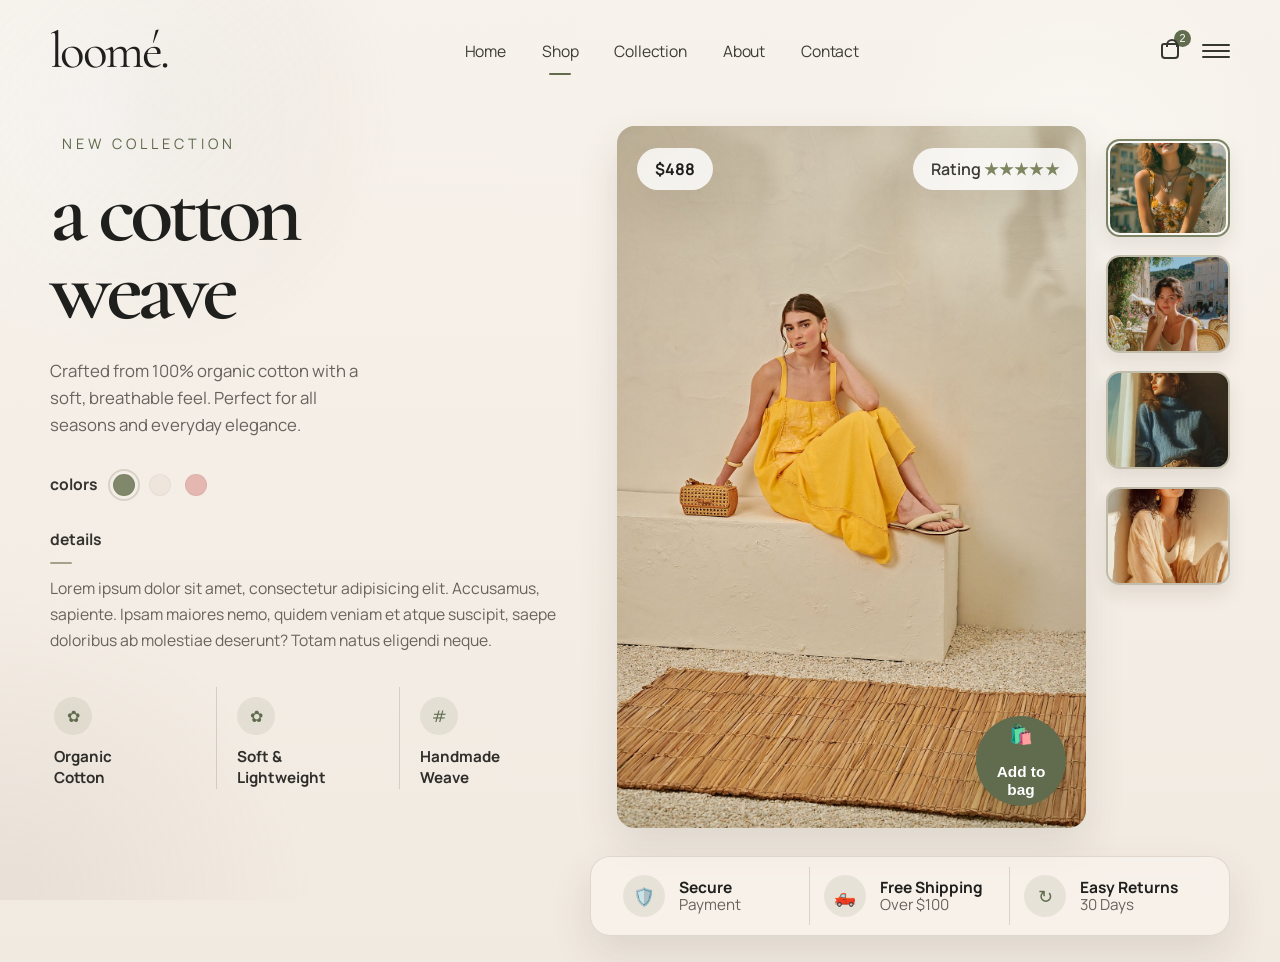
<file: Assignment -1/LOOME/index.html>
<!DOCTYPE html>
<html lang="en">
<head>
  <meta charset="UTF-8" />
  <meta name="viewport" content="width=device-width, initial-scale=1.0" />
  <title>Loomé Product Landing Page</title>
  <link rel="preconnect" href="https://fonts.googleapis.com">
  <link rel="preconnect" href="https://fonts.gstatic.com" crossorigin>
  <link href="https://fonts.googleapis.com/css2?family=Cormorant+Garamond:wght@500;600;700&family=Manrope:wght@400;500;600;700&display=swap" rel="stylesheet">
  <link rel="stylesheet" href="style.css" />
</head>
<body>
  <div class="wrapper">

    <header class="navbar">
      <a class="wordmark" href="#">loomé.</a>

      <nav class="site-nav">
        <a href="#">Home</a>
        <a class="current" href="#">Shop</a>
        <a href="#">Collection</a>
        <a href="#">About</a>
        <a href="#">Contact</a>
      </nav>

      <div class="controls">
        <button class="ctrl-btn basket" aria-label="Cart">
          <span class="counter">2</span>
          <span class="basket-shape"></span>
        </button>
        <button class="ctrl-btn hamburger" aria-label="Menu">
          <span></span>
          <span></span>
          <span></span>
        </button>
      </div>
    </header>

    <main class="showcase-grid">

      <section class="info-panel">
        <div class="tag-row">
          <span class="ornament"></span>
          <span>NEW COLLECTION</span>
        </div>

        <h1>a cotton weave</h1>

        <p class="subtitle">
          Crafted from 100% organic cotton with a soft, breathable feel.
          Perfect for all seasons and everyday elegance.
        </p>

        <div class="palette-row">
          <div class="row-heading">colors</div>
          <div class="dot-group" aria-label="Color options">
            <span class="dot olive active"></span>
            <span class="dot ivory"></span>
            <span class="dot blush"></span>
          </div>
        </div>

        <div class="spec-block">
          <div class="row-heading">Details</div>
          <div class="rule"></div>
          <p>
            Lorem ipsum dolor sit amet, consectetur adipisicing elit. Accusamus,
            sapiente. Ipsam maiores nemo, quidem veniam et atque suscipit, saepe
            doloribus ab molestiae deserunt? Totam natus eligendi neque.
          </p>
        </div>

        <div class="perk-row">
          <div class="perk-tile">
            <div class="perk-symbol">✿</div>
            <strong>Organic<br />Cotton</strong>
          </div>
          <div class="perk-tile">
            <div class="perk-symbol">✿</div>
            <strong>Soft &amp;<br />Lightweight</strong>
          </div>
          <div class="perk-tile">
            <div class="perk-symbol">#</div>
            <strong>Handmade<br />Weave</strong>
          </div>
        </div>
      </section>

      <section class="visual-panel" aria-label="Product showcase">
        <div class="cost-tag">$488</div>
        <div class="score-tag">Rating <span>★★★★★</span></div>

        <div class="spotlight-card">
          <div class="side-label">cotton twill scarf</div>
          <img
            src="assets/product-main.png"
            alt="Cotton twill scarf product shot"
          />
          <button class="cta-btn" aria-label="Add to bag">
            <span class="cta-icon">🛍️</span>
            <span>Add to bag</span>
          </button>
        </div>

        <aside class="preview-strip" aria-label="Product thumbnails">
          <img src="assets/thumb-1.png" alt="Product view 1" />
          <img src="assets/thumb-2.png" alt="Product view 2" />
          <img src="assets/thumb-3.png" alt="Product view 3" />
          <img src="assets/thumb-4.png" alt="Product view 4" />
        </aside>
      </section>

    </main>

    <section class="assurance-bar" aria-label="Store benefits">
      <div class="assurance-item">
        <div class="assurance-symbol">🛡️</div>
        <div>
          <strong>Secure</strong>
          <span>Payment</span>
        </div>
      </div>
      <div class="assurance-item">
        <div class="assurance-symbol">🛻</div>
        <div>
          <strong>Free Shipping</strong>
          <span>Over $100</span>
        </div>
      </div>
      <div class="assurance-item">
        <div class="assurance-symbol">↻</div>
        <div>
          <strong>Easy Returns</strong>
          <span>30 Days</span>
        </div>
      </div>
    </section>

  </div>
</body>
</html>
</file>
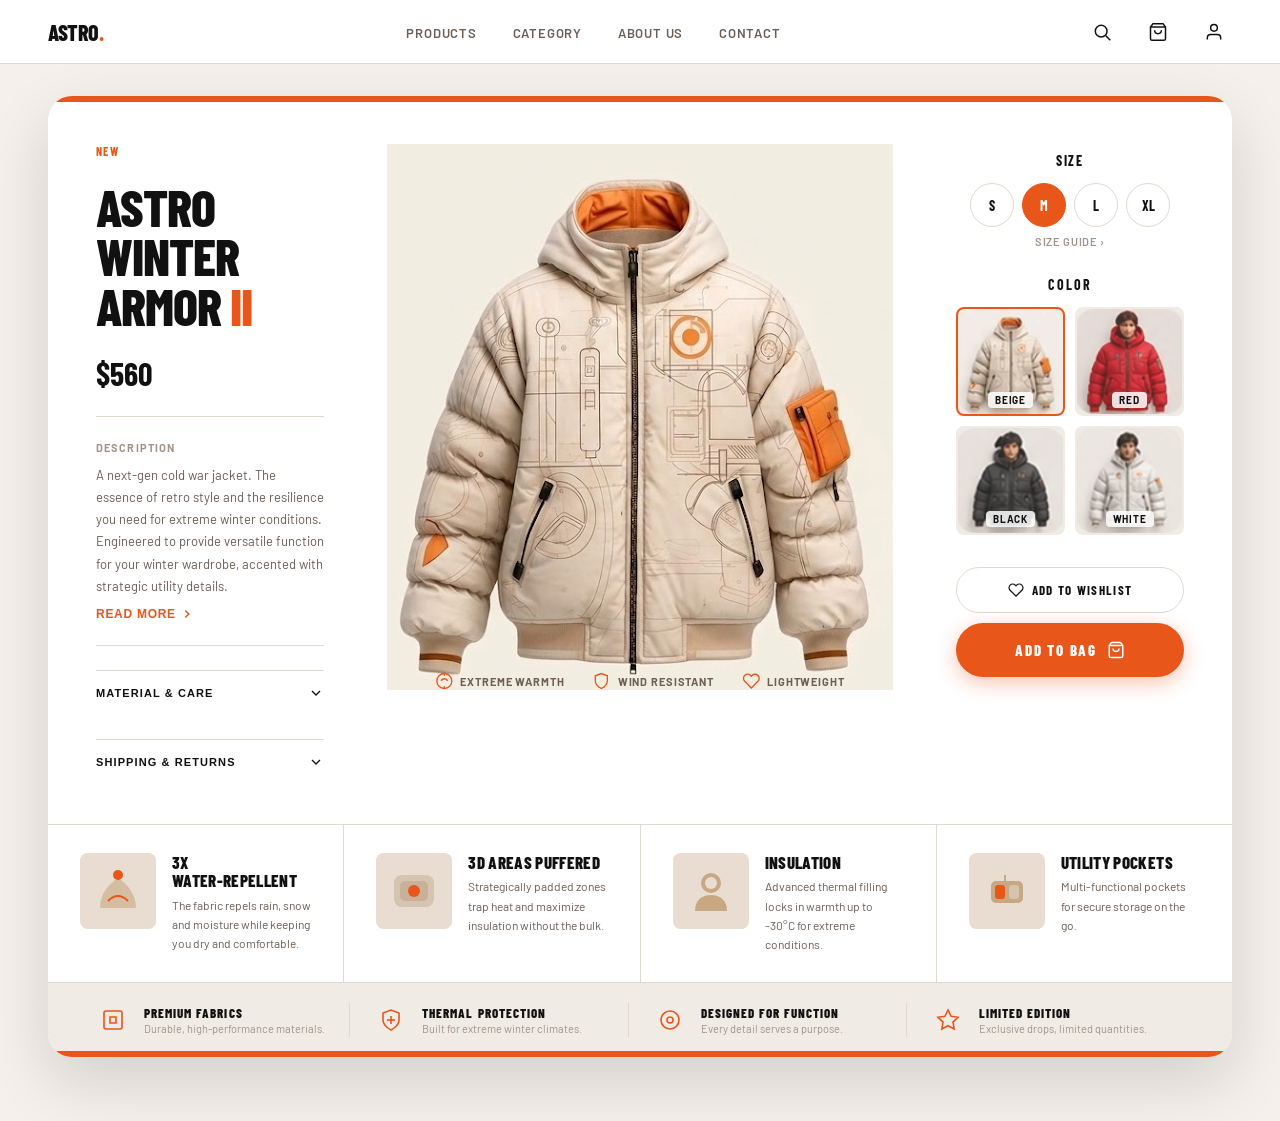
<file: Assignment-2/ASTRO/index.html>
<!DOCTYPE html>
<html lang="en">
<head>
  <meta charset="UTF-8" />
  <meta name="viewport" content="width=device-width, initial-scale=1.0" />
  <title>ASTRO – Winter Armor II</title>
  <link rel="stylesheet" href="styles.css" />
</head>
<body>

  <!-- ─── NAVBAR ─────────────────────────────── -->
  <nav class="navbar">
    <div class="nav-logo">ASTRO<span>.</span></div>

    <ul class="nav-links">
      <li><a href="#">Products</a></li>
      <li><a href="#">Category</a></li>
      <li><a href="#">About Us</a></li>
      <li><a href="#">Contact</a></li>
    </ul>

    <div class="nav-icons">
      <button aria-label="Search">
        <svg xmlns="http://www.w3.org/2000/svg" fill="none" viewBox="0 0 24 24" stroke="currentColor">
          <circle cx="11" cy="11" r="7"/><line x1="16.5" y1="16.5" x2="22" y2="22"/>
        </svg>
      </button>
      <button aria-label="Cart">
        <svg xmlns="http://www.w3.org/2000/svg" fill="none" viewBox="0 0 24 24" stroke="currentColor">
          <path d="M6 2L3 6v14a2 2 0 002 2h14a2 2 0 002-2V6l-3-4z"/><line x1="3" y1="6" x2="21" y2="6"/>
          <path d="M16 10a4 4 0 01-8 0"/>
        </svg>
      </button>
      <button aria-label="Account">
        <svg xmlns="http://www.w3.org/2000/svg" fill="none" viewBox="0 0 24 24" stroke="currentColor">
          <path d="M20 21v-2a4 4 0 00-4-4H8a4 4 0 00-4 4v2"/>
          <circle cx="12" cy="7" r="4"/>
        </svg>
      </button>
    </div>
  </nav>

  <!-- ─── PAGE WRAPPER ──────────────────────── -->
  <div class="page-wrapper">

    <!-- Orange-framed product card -->
    <div class="product-frame">

      <!-- ─── MAIN 3-COLUMN SECTION ─────────── -->
      <div class="product-main">

        <!-- LEFT: Info -->
        <div class="product-info">
          <span class="badge-new">New</span>

          <h1 class="product-title">
            Astro<br>Winter<br>Armor <em>II</em>
          </h1>

          <p class="product-price">$560</p>

          <div class="divider"></div>

          <div class="description-block">
            <h4>Description</h4>
            <p>A next-gen cold war jacket. The essence of retro style and the resilience you need for extreme winter conditions. Engineered to provide versatile function for your winter wardrobe, accented with strategic utility details.</p>
            <button class="read-more">
              Read More
              <svg xmlns="http://www.w3.org/2000/svg" width="14" height="14" fill="none" viewBox="0 0 24 24" stroke="currentColor" stroke-width="2.5">
                <polyline points="9 18 15 12 9 6"/>
              </svg>
            </button>
          </div>

          <div class="divider"></div>

          <div class="accordion-item">
            <button class="accordion-btn">
              Material &amp; Care
              <svg xmlns="http://www.w3.org/2000/svg" fill="none" viewBox="0 0 24 24" stroke="currentColor" stroke-width="2">
                <polyline points="6 9 12 15 18 9"/>
              </svg>
            </button>
          </div>

          <div class="accordion-item">
            <button class="accordion-btn">
              Shipping &amp; Returns
              <svg xmlns="http://www.w3.org/2000/svg" fill="none" viewBox="0 0 24 24" stroke="currentColor" stroke-width="2">
                <polyline points="6 9 12 15 18 9"/>
              </svg>
            </button>
          </div>
        </div>

        <!-- CENTER: Product Image -->
        <div class="product-image-wrap">
         <img src="./assets/Screenshot from 2026-05-12 13-36-19.png">
            <!-- Body -->
            <path d="M60 140 C55 160 45 200 42 260 L278 260 C275 200 265 160 260 140 C240 130 210 124 200 120 L200 90 C195 105 185 115 160 118 C135 115 125 105 120 90 L120 120 C110 124 80 130 60 140Z"
              fill="#E8DDD0" stroke="#C8B5A0" stroke-width="1.5"/>
            <!-- Hood -->
            <path d="M120 90 C118 70 118 50 130 38 C140 28 155 24 160 24 C165 24 180 28 190 38 C202 50 202 70 200 90 C195 105 185 115 160 118 C135 115 125 105 120 90Z"
              fill="#E0D0BC" stroke="#C8B5A0" stroke-width="1.5"/>
            <!-- Hood inner orange -->
            <path d="M128 88 C126 72 127 55 136 44 C143 36 155 32 160 32 C165 32 177 36 184 44 C193 55 194 72 192 88"
              fill="#E8561A" opacity="0.9"/>
            <!-- Left sleeve -->
            <path d="M60 140 C50 145 30 160 20 185 C14 200 16 220 22 230 C30 242 42 238 50 228 C56 220 58 208 62 195 L78 165 Z"
              fill="#E8DDD0" stroke="#C8B5A0" stroke-width="1.5"/>
            <!-- Right sleeve -->
            <path d="M260 140 C270 145 290 160 300 185 C306 200 304 220 298 230 C290 242 278 238 270 228 C264 220 262 208 258 195 L242 165 Z"
              fill="#E8DDD0" stroke="#C8B5A0" stroke-width="1.5"/>
            <!-- Zipper line -->
            <line x1="160" y1="118" x2="160" y2="258" stroke="#333" stroke-width="3" stroke-dasharray="6 4"/>
            <!-- Center circle detail -->
            <circle cx="160" cy="185" r="28" stroke="#C8A882" stroke-width="1.5" fill="none"/>
            <circle cx="160" cy="185" r="18" stroke="#E8561A" stroke-width="2" fill="none"/>
            <!-- Tech lines detail -->
            <line x1="100" y1="170" x2="132" y2="170" stroke="#C8A882" stroke-width="1"/>
            <line x1="100" y1="180" x2="130" y2="180" stroke="#C8A882" stroke-width="1"/>
            <line x1="188" y1="170" x2="220" y2="170" stroke="#C8A882" stroke-width="1"/>
            <line x1="190" y1="180" x2="220" y2="180" stroke="#C8A882" stroke-width="1"/>
            <!-- Left pocket -->
            <rect x="78" y="216" width="50" height="32" rx="5" fill="#D8CCB8" stroke="#C0AD98" stroke-width="1.2"/>
            <!-- Right pocket -->
            <rect x="192" y="216" width="50" height="32" rx="5" fill="#D8CCB8" stroke="#C0AD98" stroke-width="1.2"/>
            <!-- Arm pocket orange -->
            <rect x="244" y="165" width="28" height="20" rx="4" fill="#E8561A"/>
            <!-- Cuffs -->
            <path d="M19 228 Q12 240 20 248 Q28 255 38 246 L50 228Z" fill="#C8A872" stroke="#B09060" stroke-width="1"/>
            <path d="M301 228 Q308 240 300 248 Q292 255 282 246 L270 228Z" fill="#C8A872" stroke="#B09060" stroke-width="1"/>
            <!-- Bottom hem -->
            <rect x="42" y="250" width="236" height="12" rx="4" fill="#C8A872" opacity="0.7"/>
          </svg>

          <!-- Feature badges -->
          <div class="image-features">
            <div class="feat-item">
              <svg xmlns="http://www.w3.org/2000/svg" fill="none" viewBox="0 0 24 24" stroke="currentColor" stroke-width="1.8">
                <path d="M12 2a10 10 0 100 20A10 10 0 0012 2z"/>
                <path d="M8 12s.5-3 4-3 4 3 4 3"/>
                <line x1="12" y1="2" x2="12" y2="5"/>
                <line x1="12" y1="19" x2="12" y2="22"/>
              </svg>
              Extreme Warmth
            </div>
            <div class="feat-item">
              <svg xmlns="http://www.w3.org/2000/svg" fill="none" viewBox="0 0 24 24" stroke="currentColor" stroke-width="1.8">
                <path d="M12 22s8-4 8-10V5l-8-3-8 3v7c0 6 8 10 8 10z"/>
              </svg>
              Wind Resistant
            </div>
            <div class="feat-item">
              <svg xmlns="http://www.w3.org/2000/svg" fill="none" viewBox="0 0 24 24" stroke="currentColor" stroke-width="1.8">
                <path d="M20.84 4.61a5.5 5.5 0 00-7.78 0L12 5.67l-1.06-1.06a5.5 5.5 0 00-7.78 7.78l1.06 1.06L12 21.23l7.78-7.78 1.06-1.06a5.5 5.5 0 000-7.78z"/>
              </svg>
              Lightweight
            </div>
          </div>
        </div>

        <!-- RIGHT: Options -->
        <div class="product-options">

          <!-- SIZE -->
          <div class="options-section">
            <h4>Size</h4>
            <div class="size-grid">
              <button class="size-btn">S</button>
              <button class="size-btn active">M</button>
              <button class="size-btn">L</button>
              <button class="size-btn">XL</button>
            </div>
            <a class="size-guide-link" href="#">Size Guide &rsaquo;</a>
          </div>

          <!-- COLOR -->
          <div class="options-section">
            <h4>Color</h4>
            <div class="color-grid">
              <div class="color-swatch active" onclick="selectColor(this)">
                <img src="./assets/image.png">
                <span class="color-label">Beige</span>
              </div>
              <div class="color-swatch" onclick="selectColor(this)">
                <img src="./assets/red.png">
                <span class="color-label">Red</span>
              </div>
              <div class="color-swatch" onclick="selectColor(this)">
                <img src="./assets/black.png">
                <span class="color-label">Black</span>
              </div>
              <div class="color-swatch" onclick="selectColor(this)">
                <img src="./assets/white.png">
                <span class="color-label">White</span>
              </div>
            </div>
          </div>

          <!-- CTA -->
          <div class="cta-group">
            <button class="btn-wishlist">
              <svg xmlns="http://www.w3.org/2000/svg" fill="none" viewBox="0 0 24 24" stroke="currentColor" stroke-width="1.8">
                <path d="M20.84 4.61a5.5 5.5 0 00-7.78 0L12 5.67l-1.06-1.06a5.5 5.5 0 00-7.78 7.78l1.06 1.06L12 21.23l7.78-7.78 1.06-1.06a5.5 5.5 0 000-7.78z"/>
              </svg>
              Add to Wishlist
            </button>
            <button class="btn-add-bag">
              Add to Bag
              <svg xmlns="http://www.w3.org/2000/svg" fill="none" viewBox="0 0 24 24" stroke="currentColor" stroke-width="2">
                <path d="M6 2L3 6v14a2 2 0 002 2h14a2 2 0 002-2V6l-3-4z"/>
                <line x1="3" y1="6" x2="21" y2="6"/>
                <path d="M16 10a4 4 0 01-8 0"/>
              </svg>
            </button>
          </div>

        </div>
      </div><!-- /product-main -->

      <!-- ─── FEATURES STRIP ──────────────────── -->
      <div class="features-strip">

        <div class="feature-card">
          <div class="feature-img">
            <svg viewBox="0 0 76 76" fill="none" xmlns="http://www.w3.org/2000/svg" style="width:76px;height:76px;background:#E8DDD0">
              <path d="M20 55 C20 40 30 30 38 25 C46 30 56 40 56 55" fill="#C8A882" opacity="0.6"/>
              <circle cx="38" cy="22" r="5" fill="#E8561A"/>
              <path d="M28 48 Q38 38 48 48" stroke="#E8561A" stroke-width="2" fill="none"/>
            </svg>
          </div>
          <div class="feature-text">
            <h3>3X Water&#8209;Repellent</h3>
            <p>The fabric repels rain, snow and moisture while keeping you dry and comfortable.</p>
          </div>
        </div>

        <div class="feature-card">
          <div class="feature-img">
            <svg viewBox="0 0 76 76" fill="none" xmlns="http://www.w3.org/2000/svg" style="width:76px;height:76px;background:#E8DDD0">
              <rect x="18" y="22" width="40" height="32" rx="8" fill="#D4C4B0"/>
              <rect x="24" y="28" width="28" height="20" rx="5" fill="#C8B09A"/>
              <circle cx="38" cy="38" r="6" fill="#E8561A"/>
            </svg>
          </div>
          <div class="feature-text">
            <h3>3D Areas Puffered</h3>
            <p>Strategically padded zones trap heat and maximize insulation without the bulk.</p>
          </div>
        </div>

        <div class="feature-card">
          <div class="feature-img">
            <svg viewBox="0 0 76 76" fill="none" xmlns="http://www.w3.org/2000/svg" style="width:76px;height:76px;background:#E8DDD0">
              <circle cx="38" cy="30" r="10" fill="#C8A882"/>
              <path d="M22 58 C22 46 30 42 38 42 C46 42 54 46 54 58Z" fill="#C8A882"/>
              <circle cx="38" cy="30" r="6" fill="#E8DDD0"/>
            </svg>
          </div>
          <div class="feature-text">
            <h3>Insulation</h3>
            <p>Advanced thermal filling locks in warmth up to -30°C for extreme conditions.</p>
          </div>
        </div>

        <div class="feature-card">
          <div class="feature-img">
            <svg viewBox="0 0 76 76" fill="none" xmlns="http://www.w3.org/2000/svg" style="width:76px;height:76px;background:#E8DDD0">
              <rect x="22" y="28" width="32" height="22" rx="5" fill="#C8A882"/>
              <rect x="26" y="32" width="10" height="14" rx="3" fill="#E8561A"/>
              <rect x="40" y="32" width="10" height="14" rx="3" fill="#D4C4B0"/>
              <line x1="36" y1="22" x2="36" y2="28" stroke="#C8A882" stroke-width="2"/>
            </svg>
          </div>
          <div class="feature-text">
            <h3>Utility Pockets</h3>
            <p>Multi-functional pockets for secure storage on the go.</p>
          </div>
        </div>

      </div><!-- /features-strip -->

      <!-- ─── BOTTOM BAR ──────────────────────── -->
      <div class="bottom-bar">

        <div class="bar-item">
          <div class="bar-icon">
            <svg xmlns="http://www.w3.org/2000/svg" fill="none" viewBox="0 0 24 24" stroke="currentColor">
              <rect x="3" y="3" width="18" height="18" rx="2" ry="2"/>
              <path d="M9 9h6v6H9z"/>
            </svg>
          </div>
          <div class="bar-text">
            <h5>Premium Fabrics</h5>
            <p>Durable, high-performance materials.</p>
          </div>
        </div>

        <div class="bar-item">
          <div class="bar-icon">
            <svg xmlns="http://www.w3.org/2000/svg" fill="none" viewBox="0 0 24 24" stroke="currentColor">
              <path d="M12 22s8-4 8-10V5l-8-3-8 3v7c0 6 8 10 8 10z"/>
              <line x1="12" y1="8" x2="12" y2="16"/><line x1="8" y1="12" x2="16" y2="12"/>
            </svg>
          </div>
          <div class="bar-text">
            <h5>Thermal Protection</h5>
            <p>Built for extreme winter climates.</p>
          </div>
        </div>

        <div class="bar-item">
          <div class="bar-icon">
            <svg xmlns="http://www.w3.org/2000/svg" fill="none" viewBox="0 0 24 24" stroke="currentColor">
              <circle cx="12" cy="12" r="9"/>
              <circle cx="12" cy="12" r="3"/>
            </svg>
          </div>
          <div class="bar-text">
            <h5>Designed for Function</h5>
            <p>Every detail serves a purpose.</p>
          </div>
        </div>

        <div class="bar-item">
          <div class="bar-icon">
            <svg xmlns="http://www.w3.org/2000/svg" fill="none" viewBox="0 0 24 24" stroke="currentColor">
              <polygon points="12 2 15.09 8.26 22 9.27 17 14.14 18.18 21.02 12 17.77 5.82 21.02 7 14.14 2 9.27 8.91 8.26 12 2"/>
            </svg>
          </div>
          <div class="bar-text">
            <h5>Limited Edition</h5>
            <p>Exclusive drops, limited quantities.</p>
          </div>
        </div>

      </div><!-- /bottom-bar -->

    </div><!-- /product-frame -->
  </div><!-- /page-wrapper -->

  <script>
    // Size selection
    document.querySelectorAll('.size-btn').forEach(btn => {
      btn.addEventListener('click', () => {
        document.querySelectorAll('.size-btn').forEach(b => b.classList.remove('active'));
        btn.classList.add('active');
      });
    });

    // Color selection
    function selectColor(el) {
      document.querySelectorAll('.color-swatch').forEach(s => s.classList.remove('active'));
      el.classList.add('active');
    }

    // Add to bag feedback
    document.querySelector('.btn-add-bag').addEventListener('click', function() {
      this.textContent = '✓ Added!';
      this.style.background = '#2E7D32';
      setTimeout(() => {
        this.innerHTML = `Add to Bag <svg xmlns="http://www.w3.org/2000/svg" fill="none" viewBox="0 0 24 24" stroke="currentColor" stroke-width="2" style="width:18px;height:18px"><path d="M6 2L3 6v14a2 2 0 002 2h14a2 2 0 002-2V6l-3-4z"/><line x1="3" y1="6" x2="21" y2="6"/><path d="M16 10a4 4 0 01-8 0"/></svg>`;
        this.style.background = '';
      }, 1800);
    });
  </script>

</body>
</html>
</file>
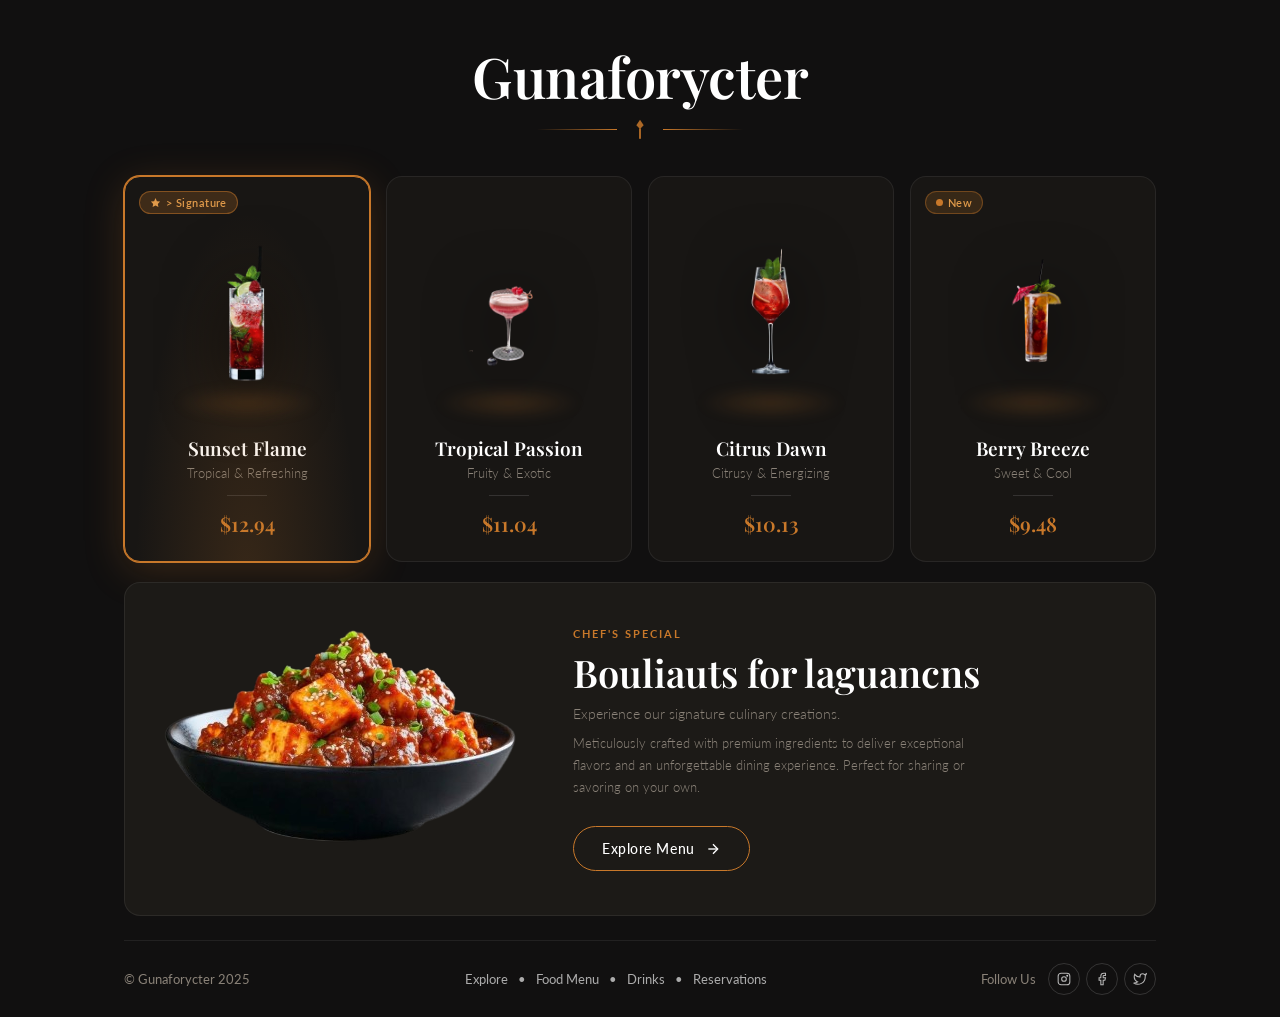
<file: Assignment-2/Gunaforycter/index.html>
<!DOCTYPE html>
<html lang="en">

<head>
  <meta charset="UTF-8" />
  <meta name="viewport" content="width=device-width, initial-scale=1.0" />
  <title>Gunaforycter</title>
  <link rel="stylesheet" href="style.css" />
</head>

<body>
  <div class="page">
    <!-- ─── HEADER ──────────────────────────────── -->
    <header class="site-header">
      <h1>Gunaforycter</h1>
      <div class="ornament">
        <div class="ornament-line"></div>
        <div class="ornament-icon">
          <!-- Decorative Y / fork icon -->
          <svg viewBox="0 0 24 24" fill="none" xmlns="http://www.w3.org/2000/svg">
            <path d="M12 2 L8 8 L12 12 L16 8 Z" fill="currentColor" opacity="0.85" />
            <line x1="12" y1="12" x2="12" y2="22" stroke="currentColor" stroke-width="1.8" stroke-linecap="round" />
          </svg>
        </div>
        <div class="ornament-line right"></div>
      </div>
    </header>

    <!-- ─── DRINKS GRID ──────────────────────────── -->
    <div class="drinks-grid">
      <!-- Card 1: Sunset Flame (featured/signature) -->
      <div class="drink-card featured">
        <div class="badge badge-signature">
          <svg viewBox="0 0 12 12" xmlns="http://www.w3.org/2000/svg">
            <polygon points="6,1 7.5,4.5 11,5 8.5,7.5 9.2,11 6,9.2 2.8,11 3.5,7.5 1,5 4.5,4.5" />
          </svg>> Signature
        </div>

        <div class="drink-img-wrap">
          <img src="./assets/drink 1.png" alt="Tropical Passion Drink" class="drink-image" />
        </div>

        <div class="drink-name">Sunset Flame</div>
        <div class="drink-desc">Tropical &amp; Refreshing</div>
        <div class="drink-divider"></div>
        <div class="drink-price">$12.94</div>
      </div>

      <!-- Card 2: Tropical Passion -->
      <div class="drink-card">
        <div class="drink-img-wrap">
          <img src="./assets/drink 2.png" alt="Tropical Passion Drink" class="drink-image" />
        </div>

        <div class="drink-name">Tropical Passion</div>
        <div class="drink-desc">Fruity &amp; Exotic</div>
        <div class="drink-divider"></div>
        <div class="drink-price">$11.04</div>
      </div>

      <!-- Card 3: Citrus Dawn -->
      <div class="drink-card">
        <div class="drink-img-wrap">
          <img src="./assets/drink 3.png" alt="Tropical Passion Drink" class="drink-image" />
        </div>
        <div class="drink-name">Citrus Dawn</div>
        <div class="drink-desc">Citrusy &amp; Energizing</div>
        <div class="drink-divider"></div>
        <div class="drink-price">$10.13</div>
      </div>

      <!-- Card 4: Berry Breeze (new) -->
      <div class="drink-card">
        <div class="badge badge-new">
          <div class="badge-dot"></div>
          New
        </div>

        <div class="drink-img-wrap">
          <img src="./assets/drink 4.png" alt="Tropical Passion Drink" class="drink-image" />
        </div>
        <div class="drink-name">Berry Breeze</div>
        <div class="drink-desc">Sweet &amp; Cool</div>
        <div class="drink-divider"></div>
        <div class="drink-price">$9.48</div>
      </div>
    </div>

    <div class="chefs-special">
      <!-- Food illustration -->
      <div class="chefs-img">
        <img src="./assets/food.png" alt="Tropical Passion Drink" />
      </div>

      <!-- Text content -->
      <div class="chefs-content">
        <div class="chefs-eyebrow">Chef's Special</div>
        <h2 class="chefs-title">Bouliauts for laguancns</h2>
        <p class="chefs-sub">Experience our signature culinary creations.</p>
        <p class="chefs-body">
          Meticulously crafted with premium ingredients to deliver exceptional
          flavors and an unforgettable dining experience. Perfect for sharing
          or savoring on your own.
        </p>
        <button class="btn-explore">
          Explore Menu
          <svg xmlns="http://www.w3.org/2000/svg" fill="none" viewBox="0 0 24 24" stroke="currentColor"
            stroke-width="2">
            <line x1="5" y1="12" x2="19" y2="12" />
            <polyline points="12 5 19 12 12 19" />
          </svg>
        </button>
      </div>
    </div>
    <footer class="site-footer">
      <div class="footer-copy">© Gunaforycter 2025</div>

      <ul class="footer-links">
        <li>Explore</li>
        <li class="footer-dot">•</li>
        <li>Food Menu</li>
        <li class="footer-dot">•</li>
        <li>Drinks</li>
        <li class="footer-dot">•</li>
        <li>Reservations</li>
      </ul>

      <div class="footer-social">
        <span class="footer-social-label">Follow Us</span>
        <!-- Instagram -->
        <button class="social-btn" aria-label="Instagram">
          <svg xmlns="http://www.w3.org/2000/svg" fill="none" viewBox="0 0 24 24" stroke="currentColor"
            stroke-width="1.8">
            <rect x="2" y="2" width="20" height="20" rx="5" ry="5" />
            <circle cx="12" cy="12" r="4" />
            <circle cx="17.5" cy="6.5" r="0.8" fill="currentColor" />
          </svg>
        </button>
        <!-- Facebook -->
        <button class="social-btn" aria-label="Facebook">
          <svg xmlns="http://www.w3.org/2000/svg" fill="none" viewBox="0 0 24 24" stroke="currentColor"
            stroke-width="1.8">
            <path d="M18 2h-3a5 5 0 00-5 5v3H7v4h3v8h4v-8h3l1-4h-4V7a1 1 0 011-1h3z" />
          </svg>
        </button>
        <!-- Twitter -->
        <button class="social-btn" aria-label="Twitter">
          <svg xmlns="http://www.w3.org/2000/svg" fill="none" viewBox="0 0 24 24" stroke="currentColor"
            stroke-width="1.8">
            <path
              d="M23 3a10.9 10.9 0 01-3.14 1.53A4.48 4.48 0 0016.5 3a4.5 4.5 0 00-4.5 4.5v1A10.66 10.66 0 013 4s-4 9 5 13a11.64 11.64 0 01-7 2c9 5 20 0 20-11.5a4.5 4.5 0 00-.08-.83A7.72 7.72 0 0023 3z" />
          </svg>
        </button>
      </div>
    </footer>
  </div>

  <script>
    document.querySelectorAll(".drink-card").forEach((card) => {
      card.addEventListener("mousemove", (e) => {
        const r = card.getBoundingClientRect();
        const x = ((e.clientX - r.left) / r.width - 0.5) * 10;
        const y = ((e.clientY - r.top) / r.height - 0.5) * -10;
        card.style.transform = `translateY(-4px) rotateX(${y}deg) rotateY(${x}deg)`;
      });
      card.addEventListener("mouseleave", () => {
        card.style.transform = "";
      });
    });
  </script>
</body>

</html>
</file>
<file: Assignment -1/LOOME/style.css>
:root {
    --bg: #f4efe8;
    --bg-soft: #efe7dc;
    --text: #1f1f1d;
    --muted: #67635c;
    --line: rgba(78, 74, 68, 0.18);
    --olive: #7b8561;
    --olive-dark: #606c4d;
    --card: rgba(255, 255, 255, 0.48);
    --shadow: 0 18px 40px rgba(76, 62, 46, 0.12);
  }
  
  * {
    box-sizing: border-box;
  }
  
  html {
    scroll-behavior: smooth;
  }
  
  
  body {
    margin: 0;
    min-height: 100vh;
    font-family: 'Manrope', sans-serif;
    color: var(--text);
    background:
      radial-gradient(circle at 8% 12%, rgba(255, 255, 255, 0.72), transparent 16%),
      radial-gradient(circle at 84% 18%, rgba(255, 255, 255, 0.35), transparent 18%),
      linear-gradient(180deg, #f7f2eb 0%, #f1eae1 100%);
  }
  
  body::before {
    content: '';
    position: fixed;
    inset: 0;
    pointer-events: none;
    background:
      linear-gradient(135deg, rgba(255,255,255,0.2) 0%, transparent 28%),
      radial-gradient(circle at 12% 12%, rgba(163, 154, 137, 0.12), transparent 18%),
      radial-gradient(circle at 0 100%, rgba(176, 165, 150, 0.12), transparent 20%);
    mix-blend-mode: multiply;
  }

  .wrapper {
    width: min(1180px, calc(100% - 48px));
    margin: 0 auto;
    padding: 28px 0 26px;
  }
 
  .navbar {
    display: flex;
    align-items: center;
    justify-content: space-between;
    gap: 24px;
    margin-bottom: 28px;
  }
  
  .wordmark {
    font-family: 'Cormorant Garamond', serif;
    font-size: clamp(2.7rem, 4vw, 4rem);
    line-height: 0.9;
    letter-spacing: -0.05em;
    color: var(--text);
    text-decoration: none;
    display: inline-block;
    transition: all 0.3s ease;
  }
  
  .wordmark:hover {
    transform: translateY(-4px) scale(1.05);
    letter-spacing: -0.03em;
    text-shadow: 0 8px 18px rgba(0,0,0,0.15);
  }
  
 
  .site-nav {
    display: flex;
    align-items: center;
    gap: 20px;
    margin: 0 auto;
  }
  
  .site-nav a {
    position: relative;
    color: #3c3b37;
    text-decoration: none;
    font-size: 0.98rem;
    letter-spacing: -0.01em;
    transition: all 0.3s ease;
    display: inline-block;
    font-family: 'Manrope', sans-serif;
    padding: 4px 8px;
    border-radius: 6px;
  }
  
  .site-nav a:hover {
    background: #ece7e7;
    transform: translateY(-5px);
  }
  
  .site-nav a.current::after {
    content: '';
    position: absolute;
    left: 50%;
    bottom: -9px;
    width: 22px;
    height: 2px;
    border-radius: 999px;
    background: var(--olive-dark);
    transform: translateX(-50%);
  }
  
  .controls {
    display: flex;
    align-items: center;
    gap: 18px;
  }
  
  .ctrl-btn {
    position: relative;
    display: inline-flex;
    align-items: center;
    justify-content: center;
    border: 0;
    background: transparent;
    color: #373732;
    cursor: pointer;
    padding: 0;
  }
  
  .basket {
    width: 28px;
    height: 28px;
  }
  
  .basket-shape {
    width: 18px;
    height: 16px;
    border: 2px solid currentColor;
    border-radius: 3px 3px 4px 4px;
    position: relative;
  }
  
  .basket-shape::before {
    content: '';
    position: absolute;
    left: 3px;
    top: -6px;
    width: 8px;
    height: 6px;
    border: 2px solid currentColor;
    border-bottom: 0;
    border-radius: 999px 999px 0 0;
  }
  
  .counter {
    position: absolute;
    top: -7px;
    right: -7px;
    min-width: 17px;
    height: 17px;
    padding: 0 4px;
    border-radius: 999px;
    background: var(--olive-dark);
    color: #fff;
    font-size: 0.68rem;
    line-height: 17px;
  }
  
  .hamburger {
    width: 28px;
    height: 24px;
    flex-direction: column;
    gap: 4px;
  }
  
  .hamburger span {
    width: 100%;
    height: 2px;
    border-radius: 999px;
    background: currentColor;
  }
  
 
  .showcase-grid {
    display: grid;
    grid-template-columns: minmax(320px, 1fr) minmax(560px, 1.15fr);
    gap: 34px;
    align-items: start;
  }
  
 
  .info-panel {
    padding-top: 24px;
  }
  
  .tag-row {
    display: inline-flex;
    align-items: center;
    gap: 12px;
    margin-bottom: 20px;
    color: var(--olive-dark);
    font-size: 0.9rem;
    letter-spacing: 0.28em;
    overflow: hidden;
    white-space: nowrap;
    animation: typing 2s steps(25, end);
  }
  
  @keyframes typing {
    from { width: 0; }
    to   { width: 100%; }
  }
  
  .ornament {
    font-size: 1.3rem;
    transform: translateY(-1px);
  }
  
  h1 {
    margin: 0;
    font-family: 'Cormorant Garamond', serif;
    font-size: clamp(4.4rem, 7vw, 6.9rem);
    line-height: 0.88;
    letter-spacing: -0.06em;
    font-weight: 600;
    max-width: 6ch;
  }
  
  .subtitle {
    margin: 28px 0 34px;
    max-width: 31ch;
    font-size: 1.05rem;
    line-height: 1.6;
    color: var(--muted);
  }
  
  
  .palette-row {
    display: flex;
    align-items: center;
    gap: 16px;
    margin-bottom: 32px;
  }
  
  .row-heading {
    color: #35332f;
    font-size: 0.98rem;
    font-weight: 700;
    text-transform: lowercase;
  }
  
  .dot-group {
    display: flex;
    align-items: center;
    gap: 14px;
    padding-top: 1px;
  }
  
  .dot {
    width: 22px;
    height: 22px;
    border-radius: 50%;
    box-shadow: inset 0 0 0 1px rgba(0, 0, 0, 0.04);
    cursor: pointer;
  }
  
  .dot.active {
    outline: 2px solid rgba(108, 114, 82, 0.22);
    outline-offset: 3px;
  }
  
  .dot.olive  { background: #80876a; }
  .dot.ivory  { background: #eee6dd; }
  .dot.blush  { background: #e4b7b1; }
  
 
  .spec-block {
    display: flex;
    flex-direction: column;
  }
  
  .spec-block p {
    margin: 0;
    color: var(--muted);
    line-height: 1.65;
    font-size: 0.98rem;
  }
  
  .rule {
    width: 22px;
    height: 2px;
    border-radius: 999px;
    background: #a4a08b;
    margin: 12px 0;
  }
  
 
  .perk-row {
    display: grid;
    grid-template-columns: repeat(3, minmax(0, 1fr));
    gap: 16px;
    margin-top: 34px;
    overflow: hidden;
  }
  
  .perk-row > * {
    opacity: 0;
    transform: translateY(20px);
    animation: letterAppear 0.6s forwards;
  }
  
  .perk-row > *:nth-child(1) { animation-delay: 0.2s; }
  .perk-row > *:nth-child(2) { animation-delay: 0.5s; }
  .perk-row > *:nth-child(3) { animation-delay: 0.8s; }
  
  @keyframes letterAppear {
    to { opacity: 1; transform: translateY(0); }
  }
  
  .perk-tile {
    display: grid;
    justify-items: start;
    gap: 12px;
    padding: 10px 4px 0;
    border-right: 1px solid var(--line);
  }
  
  .perk-tile:last-child {
    border-right: 0;
  }
  
  .perk-symbol {
    width: 38px;
    height: 38px;
    border-radius: 50%;
    display: grid;
    place-items: center;
    background: rgba(125, 133, 97, 0.12);
    color: var(--olive-dark);
    font-size: 1rem;
  }
  
  .perk-tile strong {
    color: #2f2e2b;
    font-size: 0.95rem;
    line-height: 1.35;
  }
  

  .visual-panel {
    position: relative;
    display: grid;
    grid-template-columns: minmax(0, 1fr) 124px;
    gap: 20px;
    align-items: start;
    padding-top: 24px;
  }
  
  .cost-tag,
  .score-tag {
    position: absolute;
    z-index: 2;
    top: 46px;
    padding: 10px 18px;
    border-radius: 999px;
    background: rgba(255, 255, 255, 0.82);
    backdrop-filter: blur(10px);
    box-shadow: var(--shadow);
    font-size: 1rem;
    font-weight: 700;
  }
  
  .cost-tag  { left: 20px; }
  
  .score-tag {
    right: 152px;
    color: #3b3a34;
    font-weight: 600;
  }
  
  .score-tag span {
    color: #7d8561;
    letter-spacing: 0.08em;
  }
  
  
  .spotlight-card {
    position: relative;
    border-radius: 18px;
    overflow: hidden;
    min-height: 490px;
    box-shadow: var(--shadow);
    background: #d6d0c7;
    transform-style: preserve-3d;
  }
  
  .spotlight-card:hover {
    animation: cardRotate 0.8s ease;
  }
  
  @keyframes cardRotate {
    0%   { transform: rotateY(0deg); }
    50%  { transform: rotateY(12deg); }
    100% { transform: rotateY(0deg); }
  }
  
  .spotlight-card img {
    width: 100%;
    height: 100%;
    object-fit: cover;
    display: block;
  }
  
  .side-label {
    position: absolute;
    left: -14px;
    top: 50%;
    z-index: 2;
    transform: translate(-100%, -50%) rotate(-90deg);
    transform-origin: center;
    color: #3f4334;
    font-size: 1.15rem;
    letter-spacing: 0.02em;
  }
  
  /* ── CTA BUTTON ── */
  .cta-btn {
    position: absolute;
    right: 20px;
    bottom: 22px;
    z-index: 3;
    width: 90px;
    height: 90px;
    border: 0;
    border-radius: 50%;
    background: var(--olive-dark);
    color: #fff;
    display: grid;
    place-items: center;
    gap: 4px;
    box-shadow: 0 18px 30px rgba(70, 82, 48, 0.25);
    cursor: pointer;
  }
  
  .cta-icon { font-size: 1.2rem; }
  
  .cta-btn span:last-child {
    font-size: 0.96rem;
    font-weight: 600;
  }
  
 
  .preview-strip {
    display: grid;
    gap: 18px;
    padding-top: 13px;
  }
  
  .preview-strip img {
    width: 100%;
    height: 98px;
    object-fit: cover;
    border-radius: 14px;
    border: 2px solid rgba(121, 130, 93, 0.24);
    box-shadow: 0 10px 18px rgba(97, 83, 68, 0.12);
    background: #d8d0c4;
    transition: all 0.3s ease;
  }
  
  .preview-strip img:hover {
    transform: translateY(-6px) scale(1.03);
    box-shadow: 0 16px 24px rgba(97, 83, 68, 0.22);
  }
  
  .preview-strip img:first-child {
    border-color: #7c8565;
    padding: 2px;
    background: rgba(255, 255, 255, 0.34);
  }
  
  
  .assurance-bar {
    margin-top: 28px;
    margin-left: auto;
    width: min(61%, 640px);
    display: grid;
    grid-template-columns: repeat(3, minmax(0, 1fr));
    gap: 0;
    padding: 10px 18px;
    border: 1px solid rgba(180, 170, 156, 0.34);
    border-radius: 20px;
    background: rgba(255, 251, 246, 0.42);
    backdrop-filter: blur(12px);
    box-shadow: var(--shadow);
  }
  
  .assurance-item {
    display: flex;
    align-items: center;
    gap: 14px;
    padding: 8px 14px;
    border-right: 1px solid var(--line);
  }
  
  .assurance-item:last-child {
    border-right: 0;
  }
  
  .assurance-symbol {
    width: 42px;
    height: 42px;
    border-radius: 50%;
    background: rgba(125, 133, 97, 0.13);
    display: grid;
    place-items: center;
    color: var(--olive-dark);
    font-size: 1.1rem;
    flex: 0 0 auto;
  }
  
  .assurance-item strong,
  .assurance-item span {
    display: block;
    line-height: 1.2;
  }
  
  .assurance-item strong { font-size: 0.97rem; }
  .assurance-item span   { color: var(--muted); font-size: 0.95rem; }
  
 
  @media (max-width: 1120px) {
    .showcase-grid {
      grid-template-columns: 1fr;
    }
  
    .visual-panel {
      grid-template-columns: minmax(0, 1fr) 104px;
    }
  
    .assurance-bar {
      width: 100%;
    }
  }
  
  @media (max-width: 840px) {
    .wrapper {
      width: min(100% - 28px, 1180px);
      padding-top: 18px;
    }
  
    .navbar {
      flex-wrap: wrap;
      gap: 16px;
    }
  
    .site-nav {
      order: 3;
      width: 100%;
      justify-content: space-between;
      gap: 14px;
      margin: 0;
      padding-top: 8px;
      overflow-x: auto;
    }
  
    h1 { max-width: none; }
  
    .visual-panel {
      grid-template-columns: 1fr;
    }
  
    .score-tag { right: 18px; }
  
    .preview-strip {
      grid-template-columns: repeat(4, minmax(0, 1fr));
      padding-top: 0;
    }
  
    .preview-strip img { height: 84px; }
  
    .assurance-bar {
      grid-template-columns: 1fr;
    }
  
    .assurance-item {
      border-right: 0;
      border-bottom: 1px solid var(--line);
    }
  
    .assurance-item:last-child { border-bottom: 0; }
  }
  
  @media (max-width: 640px) {
    .spotlight-card { min-height: 420px; }
    .tag-row        { letter-spacing: 0.18em; }
  
    .palette-row,
    .spec-block {
      flex-direction: column;
      gap: 10px;
    }
  
    .perk-row {
      grid-template-columns: 1fr;
    }
  
    .perk-tile {
      border-right: 0;
      border-bottom: 1px solid var(--line);
      padding-bottom: 14px;
    }
  
    .perk-tile:last-child { border-bottom: 0; }
  
    .cta-btn { width: 110px; height: 110px; }
  
    .cost-tag,
    .score-tag {
      top: 16px;
      font-size: 0.92rem;
      padding: 9px 14px;
    }
  
    .score-tag { right: 14px; }
    .cost-tag  { left: 14px; }
    .side-label { display: none; }
  }
</file>
<file: Assignment-2/ASTRO/styles.css>
@import url('https://fonts.googleapis.com/css2?family=Barlow+Condensed:wght@400;600;700;800&family=Barlow:wght@400;500;600&display=swap');

*, *::before, *::after {
  box-sizing: border-box;
  margin: 0;
  padding: 0;
}

:root {
  --orange: #E8561A;
  --orange-light: #F5A67A;
  --bg: #F5F0EB;
  --white: #FFFFFF;
  --black: #111111;
  --gray-100: #F0EBE5;
  --gray-200: #E0D9D0;
  --gray-400: #A09488;
  --gray-600: #6B5E54;
  --text: #1A1210;
  --radius: 14px;
  --radius-sm: 8px;
  --shadow-sm: 0 2px 8px rgba(0,0,0,0.06);
  --shadow-md: 0 8px 32px rgba(0,0,0,0.10);
  --shadow-lg: 0 24px 64px rgba(0,0,0,0.14);
}

body {
  font-family: 'Barlow', sans-serif;
  background: var(--bg);
  color: var(--text);
  min-height: 100vh;
}

/* ─── NAVBAR ─────────────────────────────────── */
.navbar {
  display: flex;
  align-items: center;
  justify-content: space-between;
  padding: 0 48px;
  height: 64px;
  background: var(--white);
  border-bottom: 1px solid var(--gray-200);
  position: relative;
  z-index: 10;
}

.nav-logo {
  font-family: 'Barlow Condensed', sans-serif;
  font-size: 22px;
  font-weight: 800;
  letter-spacing: -0.5px;
  color: var(--black);
  text-transform: uppercase;
}

.nav-logo span {
  color: var(--orange);
}

.nav-links {
  display: flex;
  align-items: center;
  gap: 36px;
  list-style: none;
}

.nav-links a {
  font-size: 13px;
  font-weight: 600;
  letter-spacing: 0.06em;
  text-transform: uppercase;
  color: var(--gray-600);
  text-decoration: none;
  transition: color 0.2s;
}

.nav-links a:hover { color: var(--orange); }

.nav-icons {
  display: flex;
  align-items: center;
  gap: 20px;
}

.nav-icons button {
  background: none;
  border: none;
  cursor: pointer;
  color: var(--black);
  display: flex;
  align-items: center;
  justify-content: center;
  width: 36px;
  height: 36px;
  border-radius: 50%;
  transition: background 0.2s;
}

.nav-icons button:hover { background: var(--gray-100); }

.nav-icons svg { width: 20px; height: 20px; stroke-width: 1.8; }

/* ─── PAGE WRAPPER ───────────────────────────── */
.page-wrapper {
  max-width: 1280px;
  margin: 0 auto;
  padding: 0 48px 64px;
}

/* ─── ORANGE FRAME ───────────────────────────── */
.product-frame {
  position: relative;
  background: var(--white);
  border-radius: 24px;
  margin-top: 32px;
  overflow: hidden;
  box-shadow: var(--shadow-lg);
}

.product-frame::before {
  content: '';
  position: absolute;
  top: 0; left: 0; right: 0;
  height: 6px;
  background: var(--orange);
}

.product-frame::after {
  content: '';
  position: absolute;
  bottom: 0; left: 0; right: 0;
  height: 6px;
  background: var(--orange);
}

/* ─── MAIN PRODUCT SECTION ───────────────────── */
.product-main {
  display: flex;
  align-items: flex-start;
  padding: 48px 48px 40px;
  gap: 0;
}

/* LEFT: Info */
.product-info {
  flex: 0 0 260px;
  padding-right: 32px;
  display: flex;
  flex-direction: column;
  gap: 24px;
}

.badge-new {
  display: inline-block;
  font-family: 'Barlow Condensed', sans-serif;
  font-size: 12px;
  font-weight: 700;
  letter-spacing: 0.12em;
  text-transform: uppercase;
  color: var(--orange);
}

.product-title {
  font-family: 'Barlow Condensed', sans-serif;
  font-size: 52px;
  font-weight: 800;
  line-height: 0.95;
  text-transform: uppercase;
  letter-spacing: -1px;
  color: var(--black);
}

.product-title em {
  font-style: normal;
  color: var(--orange);
}

.product-price {
  font-family: 'Barlow Condensed', sans-serif;
  font-size: 32px;
  font-weight: 700;
  color: var(--black);
}

.divider {
  height: 1px;
  background: var(--gray-200);
}

.description-block {}

.description-block h4 {
  font-size: 11px;
  font-weight: 700;
  letter-spacing: 0.1em;
  text-transform: uppercase;
  color: var(--gray-400);
  margin-bottom: 10px;
}

.description-block p {
  font-size: 13px;
  line-height: 1.7;
  color: var(--gray-600);
}

.read-more {
  display: inline-flex;
  align-items: center;
  gap: 4px;
  font-size: 12px;
  font-weight: 700;
  letter-spacing: 0.06em;
  text-transform: uppercase;
  color: var(--orange);
  text-decoration: none;
  margin-top: 10px;
  cursor: pointer;
  background: none;
  border: none;
}

/* Accordion items */
.accordion-item {
  border-top: 1px solid var(--gray-200);
}

.accordion-btn {
  display: flex;
  align-items: center;
  justify-content: space-between;
  width: 100%;
  background: none;
  border: none;
  padding: 14px 0;
  cursor: pointer;
  font-size: 11px;
  font-weight: 700;
  letter-spacing: 0.1em;
  text-transform: uppercase;
  color: var(--black);
}

.accordion-btn svg { width: 16px; height: 16px; }

/* CENTER: Image */
.product-image-wrap {
  flex: 1;
  position: relative;
  display: flex;
  align-items: center;
  justify-content: center;
  min-height: 520px;
}

.product-image-bg {
  position: absolute;
  top: 50%;
  left: 50%;
  transform: translate(-50%, -50%);
  width: 420px;
  height: 420px;
  border-radius: 50%;
  background: radial-gradient(circle, #EDE7DF 60%, transparent 100%);
  z-index: 0;
}

.product-img {
  position: relative;
  z-index: 1;
  width: 380px;
  height: auto;
  object-fit: contain;
  filter: drop-shadow(0 24px 48px rgba(0,0,0,0.14));
  animation: float 4s ease-in-out infinite;
}

@keyframes float {
  0%, 100% { transform: translateY(0px); }
  50%       { transform: translateY(-10px); }
}

/* Feature badges under image */
.image-features {
  position: absolute;
  bottom: 0;
  left: 50%;
  transform: translateX(-50%);
  display: flex;
  align-items: center;
  gap: 28px;
  white-space: nowrap;
}

.feat-item {
  display: flex;
  align-items: center;
  gap: 7px;
  font-size: 11px;
  font-weight: 700;
  letter-spacing: 0.08em;
  text-transform: uppercase;
  color: var(--gray-600);
}

.feat-item svg { width: 18px; height: 18px; color: var(--orange); }

/* RIGHT: Options */
.product-options {
  flex: 0 0 260px;
  padding-left: 32px;
  display: flex;
  flex-direction: column;
  gap: 28px;
  padding-top: 8px;
}

.options-section h4 {
  font-family: 'Barlow Condensed', sans-serif;
  font-size: 14px;
  font-weight: 700;
  letter-spacing: 0.14em;
  text-transform: uppercase;
  color: var(--black);
  margin-bottom: 14px;
  text-align: center;
}

/* Size selector */
.size-grid {
  display: flex;
  align-items: center;
  gap: 8px;
  justify-content: center;
}

.size-btn {
  width: 44px;
  height: 44px;
  border-radius: 50%;
  border: 1.5px solid var(--gray-200);
  background: var(--white);
  font-family: 'Barlow Condensed', sans-serif;
  font-size: 14px;
  font-weight: 700;
  color: var(--black);
  cursor: pointer;
  transition: all 0.18s;
  display: flex;
  align-items: center;
  justify-content: center;
}

.size-btn:hover { border-color: var(--orange); color: var(--orange); }
.size-btn.active {
  background: var(--orange);
  border-color: var(--orange);
  color: var(--white);
}

.size-guide-link {
  display: block;
  text-align: center;
  font-size: 11px;
  font-weight: 600;
  letter-spacing: 0.06em;
  text-transform: uppercase;
  color: var(--gray-400);
  text-decoration: none;
  margin-top: 8px;
  cursor: pointer;
}

.size-guide-link:hover { color: var(--orange); }

/* Color grid */
.color-grid {
  display: grid;
  grid-template-columns: 1fr 1fr;
  gap: 10px;
}

.color-swatch {
  position: relative;
  border-radius: var(--radius-sm);
  overflow: hidden;
  border: 2px solid transparent;
  cursor: pointer;
  transition: border-color 0.18s;
  aspect-ratio: 1;
  background: var(--gray-100);
  display: flex;
  flex-direction: column;
  align-items: center;
  justify-content: flex-end;
  padding-bottom: 6px;
}

.color-swatch img {
  position: absolute;
  top: 0; left: 0;
  width: 100%; height: 100%;
  object-fit: cover;
  opacity: 0.85;
}

.color-swatch.active { border-color: var(--orange); }
.color-swatch:hover { border-color: var(--orange-light); }

.color-label {
  position: relative;
  z-index: 1;
  font-size: 10px;
  font-weight: 700;
  letter-spacing: 0.08em;
  text-transform: uppercase;
  color: var(--black);
  background: rgba(255,255,255,0.85);
  padding: 2px 7px;
  border-radius: 4px;
}

/* CTA buttons */
.cta-group {
  display: flex;
  flex-direction: column;
  gap: 10px;
  margin-top: 4px;
}

.btn-wishlist {
  display: flex;
  align-items: center;
  justify-content: center;
  gap: 8px;
  height: 46px;
  border-radius: 100px;
  border: 1.5px solid var(--gray-200);
  background: transparent;
  font-family: 'Barlow Condensed', sans-serif;
  font-size: 13px;
  font-weight: 700;
  letter-spacing: 0.1em;
  text-transform: uppercase;
  color: var(--black);
  cursor: pointer;
  transition: all 0.18s;
}

.btn-wishlist:hover {
  border-color: var(--orange);
  color: var(--orange);
}

.btn-wishlist svg { width: 16px; height: 16px; }

.btn-add-bag {
  display: flex;
  align-items: center;
  justify-content: center;
  gap: 10px;
  height: 54px;
  border-radius: 100px;
  border: none;
  background: var(--orange);
  font-family: 'Barlow Condensed', sans-serif;
  font-size: 15px;
  font-weight: 800;
  letter-spacing: 0.12em;
  text-transform: uppercase;
  color: var(--white);
  cursor: pointer;
  transition: all 0.2s;
  box-shadow: 0 6px 20px rgba(232,86,26,0.35);
  position: relative;
  overflow: hidden;
}

.btn-add-bag::after {
  content: '';
  position: absolute;
  inset: 0;
  background: rgba(255,255,255,0);
  transition: background 0.18s;
}

.btn-add-bag:hover { background: #CC4A10; transform: translateY(-1px); box-shadow: 0 10px 28px rgba(232,86,26,0.4); }
.btn-add-bag svg { width: 18px; height: 18px; }

/* ─── FEATURES STRIP ─────────────────────────── */
.features-strip {
  display: flex;
  align-items: stretch;
  border-top: 1px solid var(--gray-200);
  margin: 0 0 0 0;
}

.feature-card {
  flex: 1;
  display: flex;
  align-items: flex-start;
  gap: 16px;
  padding: 28px 32px;
  border-right: 1px solid var(--gray-200);
  position: relative;
  transition: background 0.18s;
}

.feature-card:last-child { border-right: none; }
.feature-card:hover { background: var(--gray-100); }

.feature-img {
  flex: 0 0 76px;
  height: 76px;
  border-radius: var(--radius-sm);
  object-fit: cover;
  background: var(--gray-100);
  overflow: hidden;
}

.feature-img img {
  width: 100%;
  height: 100%;
  object-fit: cover;
}

.feature-text {}
.feature-text h3 {
  font-family: 'Barlow Condensed', sans-serif;
  font-size: 17px;
  font-weight: 800;
  text-transform: uppercase;
  letter-spacing: 0.02em;
  color: var(--black);
  line-height: 1.1;
  margin-bottom: 6px;
}

.feature-text p {
  font-size: 12px;
  line-height: 1.6;
  color: var(--gray-600);
}

/* ─── BOTTOM BAR ─────────────────────────────── */
.bottom-bar {
  display: flex;
  align-items: center;
  border-top: 1px solid var(--gray-200);
  padding: 20px 48px;
  gap: 0;
  background: var(--gray-100);
}

.bar-item {
  flex: 1;
  display: flex;
  align-items: center;
  gap: 14px;
  padding: 0 24px;
  border-right: 1px solid var(--gray-200);
}

.bar-item:first-child { padding-left: 0; }
.bar-item:last-child { border-right: none; }

.bar-icon {
  width: 34px;
  height: 34px;
  display: flex;
  align-items: center;
  justify-content: center;
  color: var(--orange);
}

.bar-icon svg { width: 24px; height: 24px; stroke-width: 1.6; }

.bar-text h5 {
  font-family: 'Barlow Condensed', sans-serif;
  font-size: 13px;
  font-weight: 800;
  text-transform: uppercase;
  letter-spacing: 0.08em;
  color: var(--black);
}

.bar-text p {
  font-size: 11px;
  color: var(--gray-400);
  margin-top: 1px;
}

/* ─── COLOR SWATCHES placeholder ────────────────── */
.swatch-beige { background: linear-gradient(135deg, #E8DDD0, #C8B9A6); }
.swatch-red   { background: linear-gradient(135deg, #C8373A, #8B1A1C); }
.swatch-black { background: linear-gradient(135deg, #2A2A2A, #111111); }
.swatch-white { background: linear-gradient(135deg, #F0EBE4, #D8D0C8); }

.swatch-thumb {
  width: 100%;
  height: 100%;
  display: flex;
  align-items: center;
  justify-content: center;
}

.swatch-thumb svg { width: 28px; height: 28px; opacity: 0.3; }

/* ─── RESPONSIVE TWEAKS ──────────────────────── */
@media (max-width: 1024px) {
  .product-main { flex-direction: column; padding: 32px; }
  .product-info { flex: none; padding-right: 0; width: 100%; }
  .product-options { flex: none; padding-left: 0; width: 100%; }
  .product-image-wrap { min-height: 340px; }
  .product-img { width: 280px; }
  .features-strip { flex-wrap: wrap; }
  .feature-card { flex: 0 0 50%; border-bottom: 1px solid var(--gray-200); }
}
</file>
<file: Assignment-2/Gunaforycter/style.css>
@import url('https://fonts.googleapis.com/css2?family=Playfair+Display:wght@400;500;600;700&family=Lato:wght@300;400;500;600&display=swap');

*, *::before, *::after {
  box-sizing: border-box;
  margin: 0;
  padding: 0;
}

:root {
  --bg:         #111010;
  --card-bg:    #181614;
  --card-bg2:   #1C1A17;
  --gold:       #C8782A;
  --gold-light: #E09A4A;
  --gold-glow:  rgba(200,120,42,0.18);
  --white:      #FFFFFF;
  --gray:       #8A8278;
  --border:     rgba(255,255,255,0.07);
  --serif:      'Playfair Display', Georgia, serif;
  --sans:       'Lato', sans-serif;
}

html, body {
  background: var(--bg);
  color: var(--white);
  font-family: var(--sans);
  min-height: 100vh;
}

/* ─── PAGE WRAPPER ───────────────────────────── */
.page {
  max-width: 1080px;
  margin: 0 auto;
  padding: 48px 24px 0;
}

/* ─── HEADER ─────────────────────────────────── */
.site-header {
  text-align: center;
  margin-bottom: 36px;
}

.site-header h1 {
  font-family: var(--serif);
  font-size: 56px;
  font-weight: 600;
  letter-spacing: -0.5px;
  color: var(--white);
  line-height: 1;
}

/* Ornament divider */
.ornament {
  display: flex;
  align-items: center;
  justify-content: center;
  gap: 12px;
  margin-top: 14px;
}

.ornament-line {
  width: 80px;
  height: 1px;
  background: linear-gradient(to right, transparent, var(--gold));
}

.ornament-line.right {
  background: linear-gradient(to left, transparent, var(--gold));
}

.ornament-icon {
  color: var(--gold);
  display: flex;
  align-items: center;
}

.ornament-icon svg {
  width: 22px;
  height: 22px;
}

/* ─── DRINKS GRID ────────────────────────────── */
.drinks-grid {
  display: flex;
  gap: 16px;
  margin-bottom: 20px;
}

/* ─── DRINK CARD ─────────────────────────────── */
.drink-card {
  flex: 1;
  background: var(--card-bg);
  border-radius: 16px;
  border: 1px solid var(--border);
  padding: 22px 18px 24px;
  display: flex;
  flex-direction: column;
  align-items: center;
  position: relative;
  cursor: pointer;
  transition: transform 0.22s, border-color 0.22s, box-shadow 0.22s;
  overflow: hidden;
}

.drink-card::before {
  content: '';
  position: absolute;
  inset: 0;
  border-radius: 16px;
  background: radial-gradient(ellipse at 50% 110%, var(--gold-glow) 0%, transparent 65%);
  opacity: 0;
  transition: opacity 0.3s;
  pointer-events: none;
}

.drink-card:hover::before { opacity: 1; }
.drink-card:hover {
  transform: translateY(-4px);
  border-color: rgba(200,120,42,0.28);
  box-shadow: 0 16px 48px rgba(0,0,0,0.5);
}

/* Active / Signature card */
.drink-card.featured {
  border-color: var(--gold);
  box-shadow: 0 0 0 1px var(--gold), 0 8px 40px rgba(200,120,42,0.22);
}

.drink-card.featured::before { opacity: 1; }

/* Badge */
.badge {
  position: absolute;
  top: 14px;
  left: 14px;
  display: flex;
  align-items: center;
  gap: 5px;
  padding: 4px 10px;
  border-radius: 100px;
  font-size: 11px;
  font-weight: 600;
  letter-spacing: 0.04em;
}

.badge-signature {
  background: rgba(200,120,42,0.22);
  border: 1px solid rgba(200,120,42,0.5);
  color: var(--gold-light);
}

.badge-new {
  background: rgba(200,120,42,0.18);
  border: 1px solid rgba(200,120,42,0.4);
  color: var(--gold-light);
}

.badge svg { width: 11px; height: 11px; fill: var(--gold-light); }
.badge-dot {
  width: 7px;
  height: 7px;
  border-radius: 50%;
  background: var(--gold);
}
.badge-icon{
  width: 11px;
  height: 11px;
  min-width: 11px;
  min-height: 11px;
  display: inline-block;
  object-fit: contain;
  vertical-align: middle;
}

/* Drink image */
.drink-img-wrap {
  position: relative;
  width: 100%;
  display: flex;
  align-items: flex-end;
  justify-content: center;
  height: 220px;
  margin-bottom: 16px;
}

.drink-image{
  width: 90px;
  height: 210px;
  object-fit: contain;
  position: relative;
  z-index: 1;
  filter: drop-shadow(0 12px 32px rgba(0,0,0,0.7));
}

.drink-img-wrap::after {
  content: '';
  position: absolute;
  bottom: 0;
  left: 50%;
  transform: translateX(-50%);
  width: 70%;
  height: 32px;
  background: radial-gradient(ellipse, rgba(200,120,42,0.22) 0%, transparent 70%);
  filter: blur(6px);
}

/* SVG Drink illustrations */
.drink-svg {
  position: relative;
  z-index: 1;
  filter: drop-shadow(0 12px 32px rgba(0,0,0,0.7));
}

/* Text */
.drink-name {
  font-family: var(--serif);
  font-size: 19px;
  font-weight: 600;
  color: var(--white);
  text-align: center;
  margin-bottom: 5px;
}

.drink-desc {
  font-size: 12.5px;
  color: var(--gray);
  text-align: center;
  margin-bottom: 14px;
  font-weight: 300;
}

.drink-divider {
  width: 40px;
  height: 1px;
  background: rgba(255,255,255,0.12);
  margin-bottom: 14px;
}

.drink-price {
  font-family: var(--serif);
  font-size: 20px;
  font-weight: 600;
  color: var(--gold);
}

/* ─── CHEF'S SPECIAL BANNER ──────────────────── */
.chefs-special {
  position: relative;
  background: var(--card-bg2);
  border-radius: 16px;
  border: 1px solid var(--border);
  display: flex;
  align-items: center;
  overflow: hidden;
  min-height: 260px;
  margin-bottom: 0;
}

/* Decorative leaf SVG on right */
.chefs-leaf {
  position: absolute;
  right: 24px;
  bottom: 0;
  opacity: 0.18;
  pointer-events: none;
}

.chefs-leaf svg { width: 180px; height: auto; }

/* Food image panel */
.chefs-img {
  flex: 0 0 260px;
  position: relative;
  display: flex;
  align-items: flex-end;
  justify-content: center;
  height: 260px;
}

.food-svg {
  position: absolute;
  bottom: -10px;
  left: 50%;
  transform: translateX(-50%);
  filter: drop-shadow(0 16px 32px rgba(0,0,0,0.8));
}

/* Text content */
.chefs-content {
  flex: 1;
  padding: 44px 40px 44px 16px;
  position: relative;
  z-index: 1;
}

.chefs-eyebrow {
  font-size: 11px;
  font-weight: 700;
  letter-spacing: 0.18em;
  text-transform: uppercase;
  color: var(--gold);
  margin-bottom: 12px;
}

.chefs-title {
  font-family: var(--serif);
  font-size: 38px;
  font-weight: 600;
  line-height: 1.1;
  color: var(--white);
  margin-bottom: 12px;
}

.chefs-sub {
  font-size: 13.5px;
  color: var(--gray);
  margin-bottom: 10px;
  font-weight: 300;
}

.chefs-body {
  font-size: 13px;
  color: var(--gray);
  line-height: 1.7;
  max-width: 420px;
  margin-bottom: 28px;
  font-weight: 300;
}

.btn-explore {
  display: inline-flex;
  align-items: center;
  gap: 10px;
  padding: 13px 28px;
  border-radius: 100px;
  border: 1.5px solid var(--gold);
  background: transparent;
  color: var(--white);
  font-family: var(--sans);
  font-size: 14px;
  font-weight: 500;
  cursor: pointer;
  letter-spacing: 0.04em;
  transition: all 0.2s;
}

.btn-explore:hover {
  background: var(--gold);
  color: #1A0E00;
  box-shadow: 0 6px 24px rgba(200,120,42,0.3);
}

.btn-explore svg { width: 16px; height: 16px; transition: transform 0.2s; }
.btn-explore:hover svg { transform: translateX(3px); }

/* ─── FOOTER ─────────────────────────────────── */
.site-footer {
  display: flex;
  align-items: center;
  justify-content: space-between;
  padding: 22px 0;
  margin-top: 24px;
  border-top: 1px solid var(--border);
}

.footer-copy {
  font-size: 12.5px;
  color: var(--gray);
}

.footer-links {
  display: flex;
  align-items: center;
  gap: 10px;
  list-style: none;
}

.footer-links li {
  font-size: 13px;
  color: rgba(255,255,255,0.65);
  cursor: pointer;
  transition: color 0.18s;
}

.footer-links li:hover { color: var(--gold-light); }

.footer-dot {
  color: var(--gold);
  font-size: 10px;
}

.footer-social {
  display: flex;
  align-items: center;
  gap: 6px;
}

.footer-social-label {
  font-size: 12.5px;
  color: var(--gray);
  margin-right: 6px;
}

.social-btn {
  width: 32px;
  height: 32px;
  border-radius: 50%;
  border: 1px solid rgba(255,255,255,0.15);
  background: transparent;
  display: flex;
  align-items: center;
  justify-content: center;
  cursor: pointer;
  color: rgba(255,255,255,0.7);
  transition: all 0.18s;
}

.social-btn:hover {
  border-color: var(--gold);
  color: var(--gold-light);
}

.social-btn svg { width: 14px; height: 14px; }

/* ─── ANIMATIONS ─────────────────────────────── */
@keyframes fadeUp {
  from { opacity: 0; transform: translateY(18px); }
  to   { opacity: 1; transform: translateY(0); }
}

.site-header   { animation: fadeUp 0.5s ease both; }
.drinks-grid   { animation: fadeUp 0.5s 0.1s ease both; }
.chefs-special { animation: fadeUp 0.5s 0.2s ease both; }
</file>
